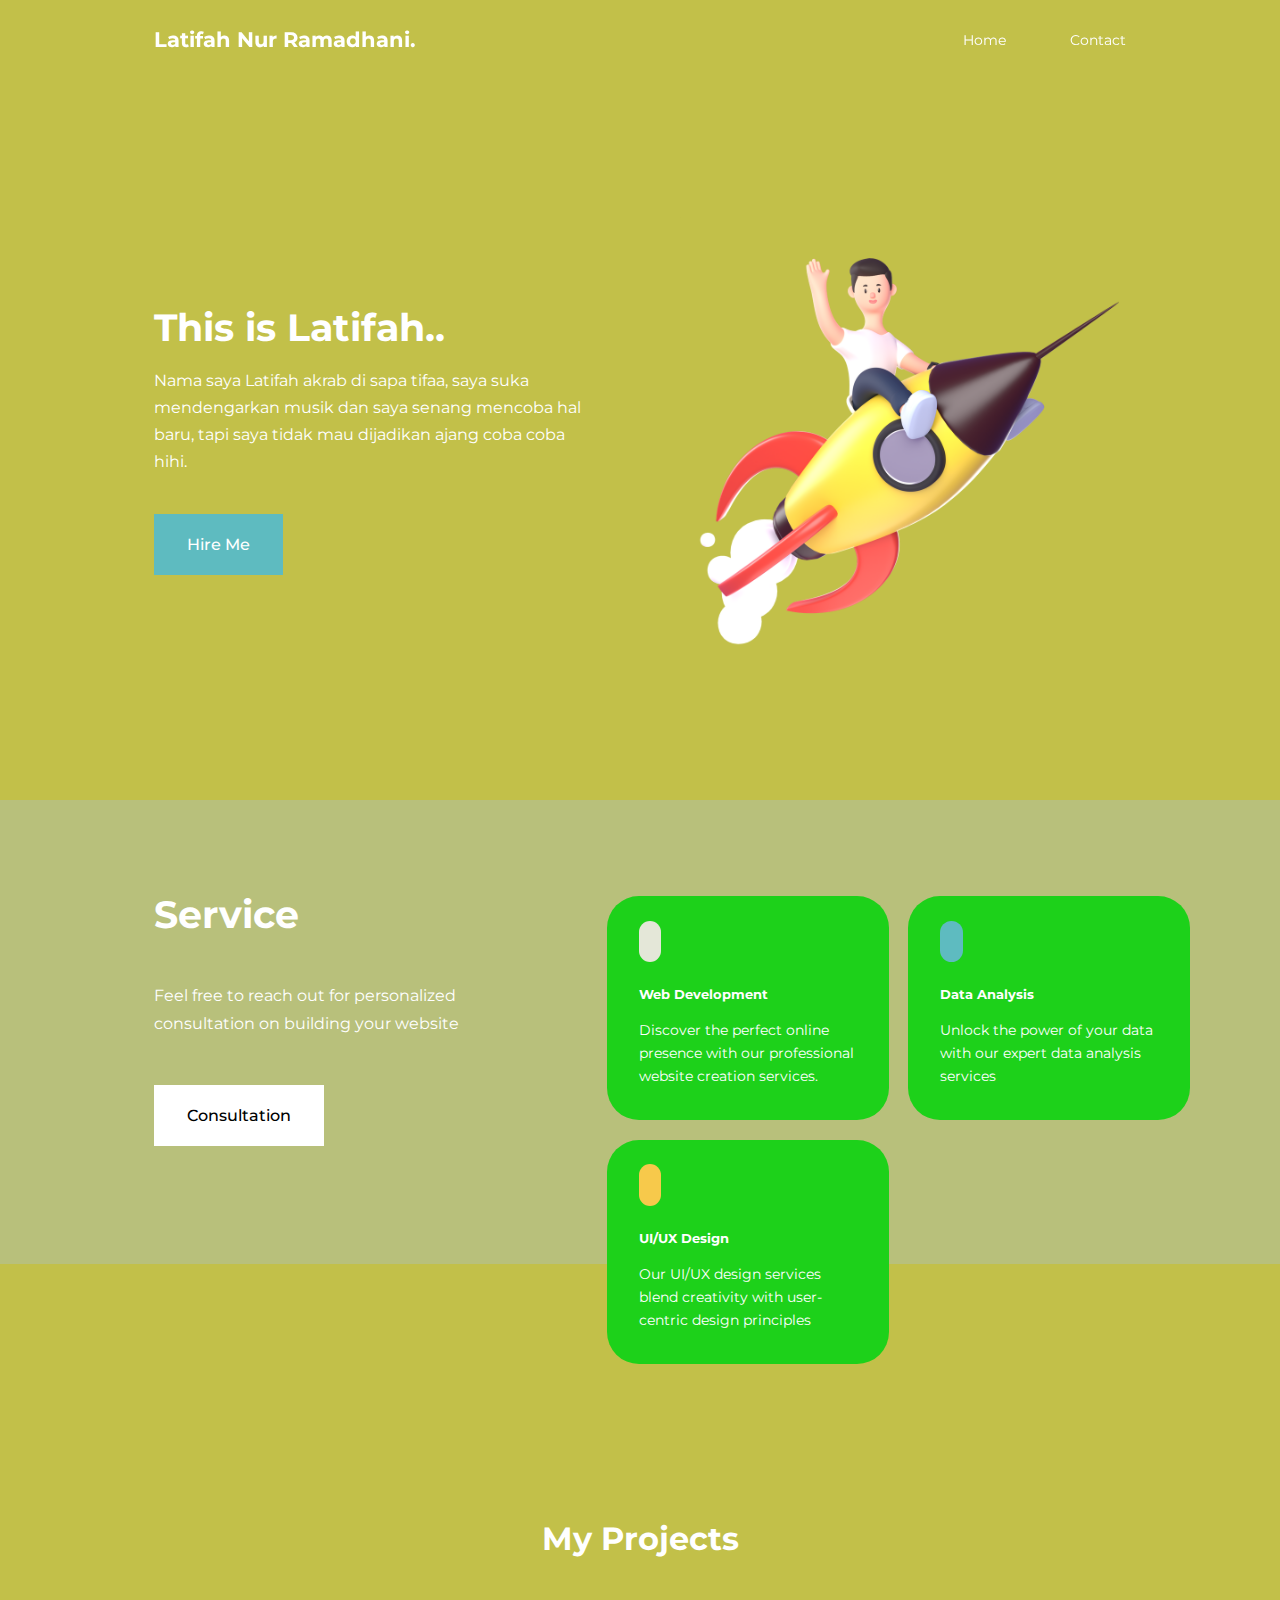
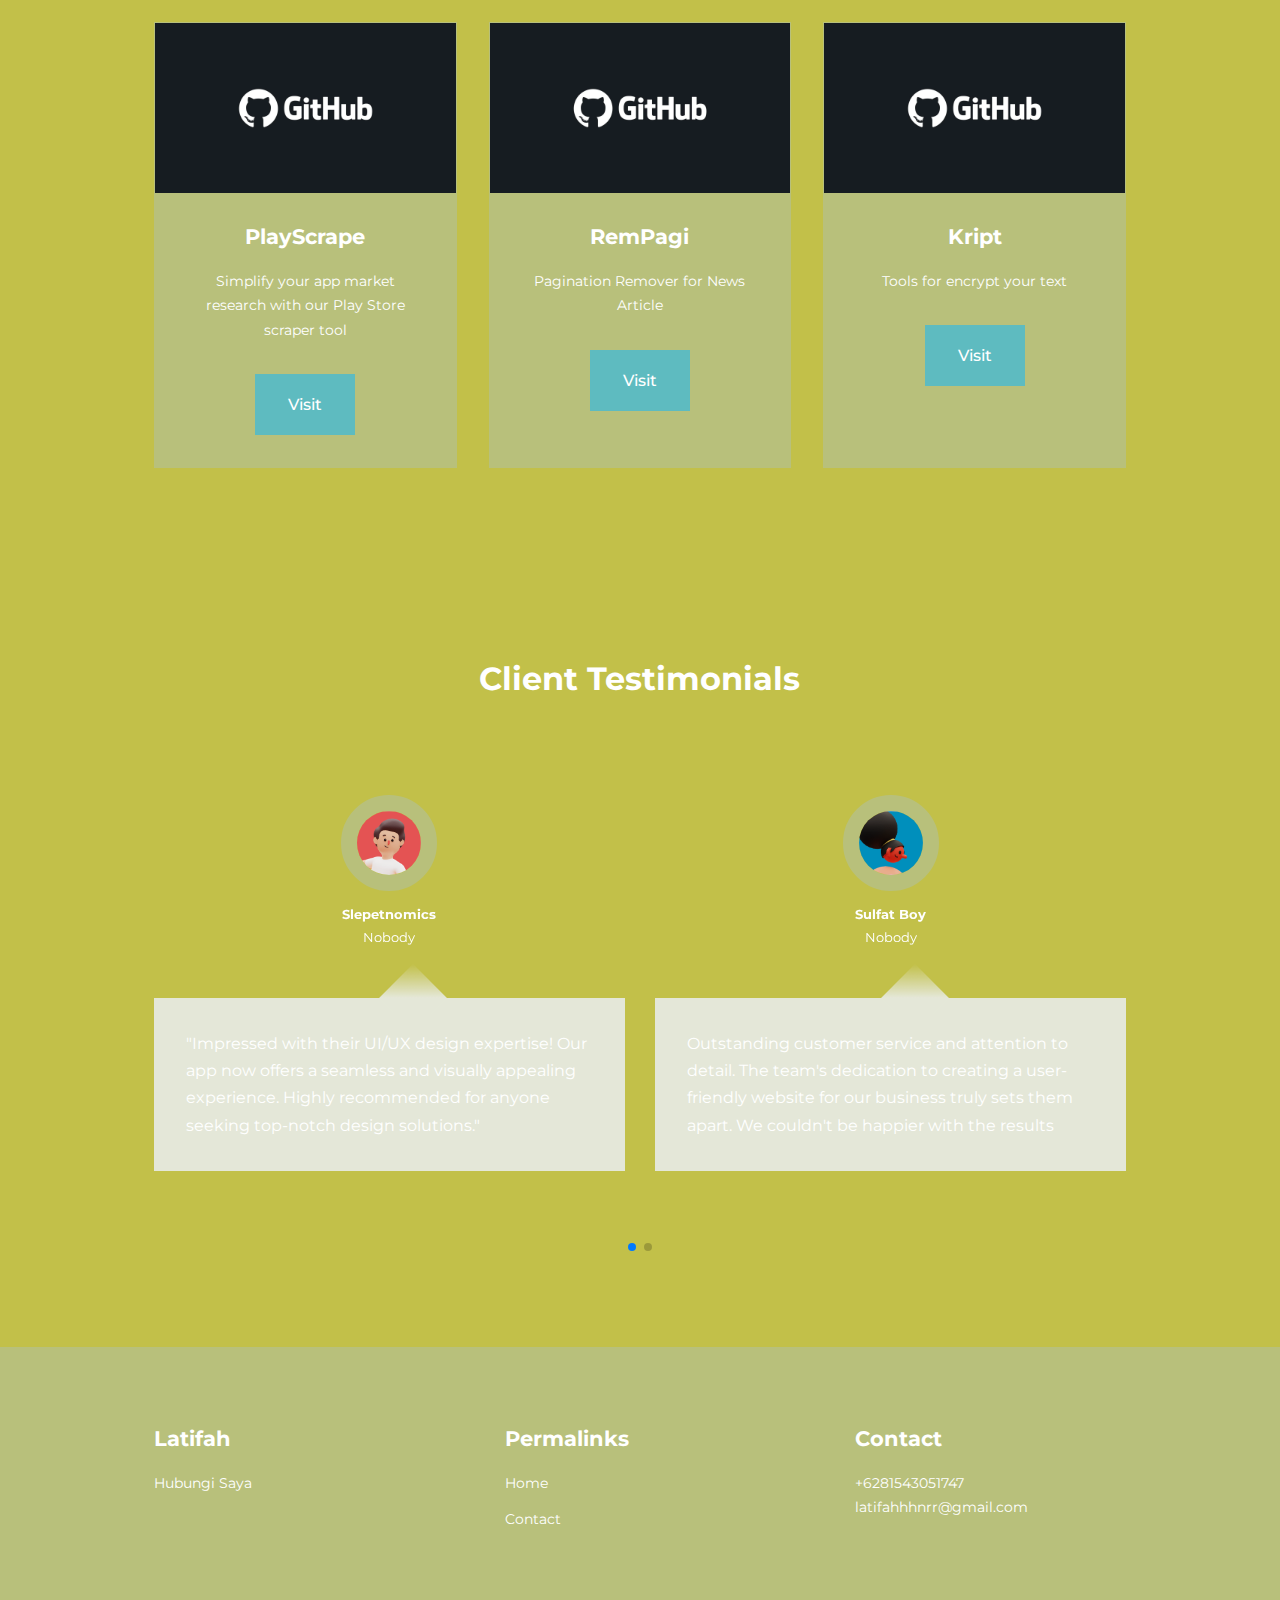
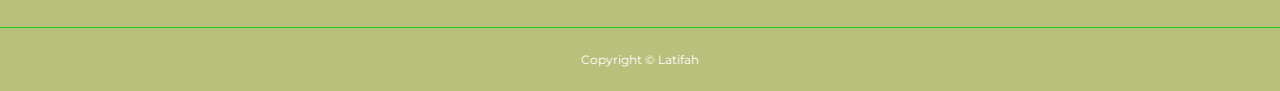
<file: index.html>
<!DOCTYPE html>
<html lang="en">
<head>
    <meta charset="UTF-8">
    <meta name="viewport" content="width=device-width, initial-scale=1.0">
    <title>Home</title>
    <link rel="stylesheet" href="css/style.css">
    <!--  -->
    <link rel="stylesheet" href="https://unicons.iconscout.com/release/v4.0.8/css/line.css">
    <!-- Google Font -->
    <link rel="preconnect" href="https://fonts.googleapis.com">
    <link rel="preconnect" href="https://fonts.gstatic.com" crossorigin>
    <link href="https://fonts.googleapis.com/css2?family=Montserrat:wght@300;500;600;700;800;900&family=Poppins&display=swap"  rel="stylesheet">
    <!-- SwiperJs -->
    <link rel="stylesheet" href="https://cdn.jsdelivr.net/npm/swiper@11/swiper-bundle.min.css"/>
</head>
<body>
    <nav>
        <div class="container container-nav">
            <a href="index.html"><h4>Latifah Nur Ramadhani.</h4></a>

                <button id="open-btn"><i class="uil uil-bars"></i></button>
                <button id="close-btn"><i class="uil uil-multiply"></i></button>
            <ul class="nav-menu">

                <li><a href="index.html">Home</a></li>
                <li><a href="contact.html">Contact</a></li>
               
            </ul>

        </div>
    </nav>
    <header>
        <div class="container header-container">
            <div class="header-left">
                <h1>This is Latifah..</h1>
                <p> Nama saya Latifah akrab di sapa tifaa, saya suka mendengarkan musik dan saya senang mencoba hal baru, tapi saya tidak mau dijadikan ajang coba coba hihi.</p>   
                <a href="#" class="btn btn-primary">Hire Me</a>
            </div>
            <div class="header-right">
                <div class="header-right-img">
                    <img src="img/illustration.png" alt="">
                </div>
            </div>
        </div>
    </header>

    <section class="services">
        <div class="container service-container">
            <div class="service-left">
                <h1>Service</h1>
                <p>Feel free to reach out for personalized consultation on building your website</p>
                <a href="#" class="btn">Consultation</a>
            </div>
            <div class="service-right">
                <article class="service">
                    <span class="service-icon">
                        <i class="uil uil-globe"></i>
                    </span>
                    <h5>Web Development</h5>
                    <p>Discover the perfect online presence with our professional website creation services.</p>
                </article>

                <article class="service">
                    <span class="service-icon">
                        <i class="uil uil-chart-line"></i>
                    </span>
                    <h5>Data Analysis</h5>
                    <p>Unlock the power of your data with our expert data analysis services</p>
                </article>

                <article class="service">
                    <span class="service-icon">
                        <i class="uil uil-palette"></i>
                    </span>
                    <h5>UI/UX Design</h5>
                    <p>Our UI/UX design services blend creativity with user-centric design principles</p>
                </article>

            </div>

        </div>
    </section>

    <section class="projects">
        <h2>My Projects</h2>
        <div class="container projects-container">
            <article class="project">
                <div class="project-img">
                    <img src="img/default-project.webp" alt="">
                </div>
                <div class="project-info">
                    <h4>PlayScrape</h4>
                    <p>Simplify your app market research with our Play Store scraper tool</p>
                    <a href="" class="btn btn-primary">Visit</a>
                </div>
            </article>

            <article class="project">
                <div class="project-img">
                    <img src="img/default-project.webp" alt="">
                </div>
                <div class="project-info">
                    <h4>RemPagi</h4>
                    <p>Pagination Remover for News Article</p>
                    <a href="" class="btn btn-primary">Visit </a>
                </div>
            </article>
            <article class="project">
                <div class="project-img">
                    <img src="img/default-project.webp" alt="">
                </div>
                <div class="project-info">
                    <h4>Kript</h4>
                    <p>Tools for encrypt your text</p>
                    <a href="" class="btn btn-primary">Visit</a>
                </div>
            </article>
        </div>
    </section>
    <!-- Testimonials -->
    <section class="container testimonials-container mySwiper">
        <h2>Client Testimonials</h2>
        <div class="swiper-wrapper">
            <article class="testimonial swiper-slide">
                <div class="avatar">
                    <img src="img/avatar1.png" alt="">
                </div>
                <div class="testimonial-info">
                    <h5>Slepetnomics</h5>
                    <small>Nobody</small>
                </div>
                <div class="testimonial-body">
                    <p>"Impressed with their UI/UX design expertise! Our app now offers a seamless and visually appealing experience. Highly recommended for anyone seeking top-notch design solutions."</p>   
                </div>
            </article>
            <article class="testimonial swiper-slide">
                <div class="avatar">
                    <img src="img/avatar2.png" alt="">
                </div>
                <div class="testimonial-info">
                    <h5>Sulfat Boy</h5>
                    <small>Nobody</small>
                </div>
                <div class="testimonial-body">
                    <p>Outstanding customer service and attention to detail. The team's dedication to creating a user-friendly website for our business truly sets them apart. We couldn't be happier with the results</p>   
                </div>
            </article>
            <article class="testimonial swiper-slide">
                <div class="avatar">
                    <img src="img/avatar3.png" alt="">
                </div>
                <div class="testimonial-info">
                    <h5>Mengengsengsa Ra Keun</h5>
                    <small>Nobody</small>
                </div>
                <div class="testimonial-body">
                    <p>Exceptional service! The website they created for us perfectly captures our brand identity. Professional, timely, and a pleasure to work with!</p>   
                </div>
            </article>
            
            
        </div>
        <div class="swiper-pagination"></div>
    </section>
    <footer>
        <div class="container footer-container">
            <div class="footer-1">
                <a href="index.html"><h4>Latifah</h4></a>
                <p>Hubungi Saya</p>
            </div>
            <div class="footer-2">
                <h4>Permalinks</h4>
                <ul class="permalinks">
                    <li><a href="index.html">Home</a></li>
                    <li><a href="contact.html">Contact</a></li>
                </ul>
            </div>
            <div class="footer-3">
                <h4>Contact</h4>
                <div>
                    <p>+6281543051747</p>   
                    <p>latifahhhnrr@gmail.com</p>
                </div>
                <ul class="footer-socials">
                    <li>
                        <a href="#"><i class="uil uil-github"></i></a>
                    </li>
                    <li>
                        <a href="#"><i class="uil uil-twitter"></i></a>
                    </li>
                    <li>
                        <a href="#"><i class="uil uil-instagram"></i></i></a>
                    </li>
                    <li>
                        <a href="#"><i class="uil uil-linkedin"></i></a>
                    </li>
                </ul>
            </div>
        </div>
            <div class="footer-copyright">
                <small>Copyright &copy; Latifah</small>
            </div>
    </footer>
<script src="script.js"></script>
<script src="https://cdn.jsdelivr.net/npm/swiper@11/swiper-bundle.min.js"></script>

 <script>
    var swiper = new Swiper(".mySwiper", {
      slidesPerView: 1,
      spaceBetween: 30,
      pagination: {
        el: ".swiper-pagination",
        clickable: true,
      },
      // window width >= 600px
      breakpoints: {
        600: {
            slidesPerView: 2
        }
      }
    });
  </script>
</body>
</html>
</file>
<file: css/style.css>
* {
    margin: 0;
    padding: 0;
    border: 0;
    outline: 0;    
    text-decoration: none;
    list-style: none;
    box-sizing: border-box;
}

:root {
    --color-primary: #e4e7d8;
    --color-success: #abca4e;
    --color-warning: #f7c94b;
    --color-danger: #5ebbc0;
    --color-danger-variant: rgba(247, 88, 66, 0.4);
    --color-white: #fff;
    --color-light: rgba(255, 255, 255, 0.7);
    --color-black: #000;
    --color-bg: #c2c049;
    --color-bg1: #b8c07b;
    --color-bg2: #1dd11a;

    --container-width-lg: 76%;
    --container-width-md: 90%;
    --container-width-sm: 94%;

    --transition: all 400ms ease;
}

body {
    font-family: 'Montserrat', sans-serif;
    line-height: 1.7;
    color: var(--color-white);
    background-color: var(--color-bg);
}

.container {
    width: var(--container-width-lg);
    margin: 0 auto;
}
section {
    padding: 6rem 0;
}
section h2 {
    text-align: center;
    margin-bottom: 4rem;
}
h1, h2, h3, h4, h5 {
    line-height: 1.2;
}
h1 {
    font-size: 2.4rem;;
}
h2 {
    font-size: 2rem;
}
h3 {
    font-size: 1.6rem;
}

h4 {
    font-size: 1.3rem;
}

a {
    color: var(--color-white)

}
img {
    width: 100%;
    display: block;
    object-fit: cover;
}

.btn {
    display: inline-block;
    background: var(--color-white);
    color: var(--color-black);
    padding: 1rem 2rem;
    border: 1px solid transparent;
    font-weight: 500;
    transitiion: var(--transition);
}

.btn:hover {
    background: transparent;
    color: var(--color-white);    
    border-color: var(--color-white);
}

.btn-primary {
    background: var(--color-danger);
    color: var(--color-white);
}


/* Navbar */
nav {
    background: transparent;
    width: 100vw;
    height: 5rem;
    position: fixed;
    top: 0;
    z-index: 11;
}

.window-scroll {
    background: var(--color-primary);
    box-shadow: 0 1rem 2rem rgba(0, 0, 0, 0.2);
}

.container-nav {
    height: 100%;
    display: flex;
    justify-content: space-between;
    align-items: center;
}

nav button {
    display: none;
}

.nav-menu {
    display: flex;
    align-items: center;
    gap: 4rem;
}

.nav-menu a {
    font-size: 0.9rem;
    transition: var(--transition);
}

.nav-menu a:hover {
    color: var(--color-bg2);
}

/* Header */
header {
    position: relative;
    top: 5rem;
    overflow: hidden;
    height: 80vh;
    margin-bottom: 5rem;
}
.header-container {
    display: grid;
    grid-template-columns: 1fr 1fr;
    align-items: center;
    gap: 5rem;
    height: 100%;
}

.header-left p {
    margin: 1rem 0 2.4rem;
}

/* Service */
.services {
    background: var(--color-bg1);
    height: 29rem;
}

.services h1 {
    line-height: 1;
    margin-bottom: 3rem;
}

.service-container {
    display: grid;
    grid-template-columns: 40% 60%;
    gap: 4rem;
}

.service-left {
    margin-right: 4rem;
}

.service-left p {
    margin: 1rem 0 3rem;
}

.service-right {
    display: grid;
    grid-template-columns: repeat(2, 1fr);
    gap: 1.2rem;
}

.service {
    background: var(--color-bg2);
    padding: 2rem;
    border-radius: 2rem;
    transition: var(--transition);
} 

.service:hover {
    box-shadow: 0 3rem 3rem rgba(0, 0, 1, 0.3);
    z-index: 1;
}

.service:nth-child(2) .service-icon {
    background: var(--color-danger);
}

.service:nth-child(3) .service-icon {
    background: var(--color-warning);
}

.service:nth-child(4) .service-icon {
    background: var(--color-success);
}




.service-icon {
    background: var(--color-primary);
    padding: 0.7rem;
    border-radius: 0.9rem;
}

.service h5 {
    margin: 2rem 0 1rem;
}

.service p {
    font-size: 0.85rem;
}

/* Projects */
.projects {
    margin-top: 10rem;
}

.projects-container {
    display: grid;
    grid-template-columns: repeat(3, 1fr);
    gap: 2rem;
}

.project {
    background: var(--color-bg1);
    text-align: center;
    border: 1px solid transparent;
}
.project:hover {
    background: transparent;
    border-color: var(--color-primary);
}
.project-info {
    padding: 2rem;
}

.project-info p {
    margin: 1.2rem 0 2rem;
    font-size: 0.9rem;
}

/* Testimonials */
.testimonials-container {
    overflow-x: hidden;
    position: relative;
    margin-bottom: 5rem;
}
.testimonial {
    padding-top: 2rem;
}
.avatar {
    width: 6rem;
    height: 6rem;
    border-radius: 50%;
    overflow: hidden;
    margin: 0 auto 1rem;
    border: 1rem solid var(--color-bg1);
}
.testimonial-info {
    text-align: center;
}
.testimonial-body {
    background: var(--color-primary);
    padding: 2rem;
    margin-top: 3rem;
    position: relative;
}
.testimonial-body::before {
    content: "";
    display: block;
    background: linear-gradient(135deg, transparent, var(--color-primary), var(--color-primary));
    width: 3rem;
    height: 3rem;
    position: absolute;
    left: 50%;
    top: -1.5rem;
    transform: rotate(45deg);
}

/* Footer */
footer {
    background: var(--color-bg1);
    padding-top: 5rem;
    font-size: 0.9rem;
}

.footer-container {
    display: grid;
    grid-template-columns: repeat(3, 1fr);
    gap: 5rem;
}

.footer-container > div h4 {
    margin-bottom: 1.2rem;
}

.footer-1 p {
    margin: 0 0 2rem;
}

footer ul li {
    margin-bottom: 0.7rem;
}

footer ul li a:hover {
    text-decoration: underline;
}

.footer-socials {
    display: flex;
    gap: 1rem;
    font-size: 1.2rem;
    margin-top: 2rem;
}

.footer-copyright {
    text-align: center;
    margin-top: 4rem;
    padding: 1.2rem 0;
    border-top: 1px solid var(--color-bg2);
}

/* Responsive for Tablets */
@media screen and (max-width: 1024px) {
    .container {
        width: var(--container-width-md);
    }
    h1 {
        font-size: 2.2rem;
    }
    h2 {
        font-size: 1.7rem;
    }
    h3 {
        font-size: 1.4rem;
    }
    h4 {
        font-size: 1.2rem;
    }
    /* Navbar */
    nav button {
        display: inline-block;
        background: transparent;
        font-size: 1.8rem;
        color: var(--color-white);
        cursor: pointer;
    }
    nav button#close-btn {
        display: none;
    }
    .nav-menu {
        position: fixed;
        top: 5rem;
        right: 5%;
        height: fit-content;
        width: 18rem;
        flex-direction: column;
        gap: 0;
        display: none;
    }
    .nav-menu li {
        width: 100%;
        height: 5.8rem;
        animation: animateNavItems 400ms linear forwards;
        transform-origin: top right;
        opacity: 0;
    }
    .nav-menu li:nth-child(2) {
        animation-delay: 200ms;
    }

    .nav-menu li:nth-child(3) {
        animation-delay: 400ms;
    }

    .nav-menu li:nth-child(4) {
        animation-delay: 600ms;
    }
    @keyframes animateNavItems {
        0% {
            transform: rotateZ(-90deg) rotateX(90deg) scale(0.1);
        }
        100% {
            transform: rotateZ(0) rotateX(0) scale(1);
            opacity: 1;
        }
    }
    .nav-menu li a {
        background: var(--color-primary);
        box-shadow: -4rem 6rem 10rem rgba(0, 0, 0, 0.6);
        width: 100%;
        height: 100%;
        display: grid;
        place-items: center;
    }    
    .nav-menu li a:hover {
        background: var(--color-bg2);
        color: var(--color-white);
    }
    /* header */
    header {
        height: 60vh;
        margin-bottom: 4rem;
    }
    .header-container {
        gap: 0;
        padding-bottom: 3rem;
    }
    /* services */
    .services {
        height: auto;
    }
    .service-container {
        grid-template-columns: 1fr;
        gap: 3rem; 
    }
    .service-left {
        margin-right: 0;
    }
    /* projects */
    .projects {
        margin-top: 0;
    }
    .projects-container {
        grid-template-columns: 1fr;
    }
    /* Footer */
    .footer-container {
        grid-template-columns: 1fr 1fr;
    }
    
}
/* Responsive for Phones */
@media screen and (max-width: 600px) {
    .container {
        width: var(--container-width-sm);
    }
    /* Navbar */
    .nav-menu {
        right: 3%;
    }
    header {
        height: 100vh;
    }
    .header-container {
        grid-template-columns: 1fr;
        text-align: center;
        margin-top: 0;
    }
    .header-left p {
        margin-bottom: 1.3rem;
    }
    /* Header */
    .service-right {
        grid-template-columns: 1fr;
        gap: 0.7rem;
    }
    .service {
        padding: 1rem;
        border-radius: 1rem;
    }
    .service-icon {
        margin-top: 4px;
        display: inline-block;
    }
    /* Projects */
    .projects-container {
        grid-template-columns: 1fr;
    }
    /* testimonials */
    .testimonial-body {
        padding: 1.2rem;
    }
    /* Footer */
    .footer-container {
        grid-template-columns: 1fr;
        text-align: center;
        gap: 2rem;
    }
    .footer-1 p {
        margin: 1rem auto;
    }
    .footer-socials {
        justify-content: center;
    }
}
</file>
